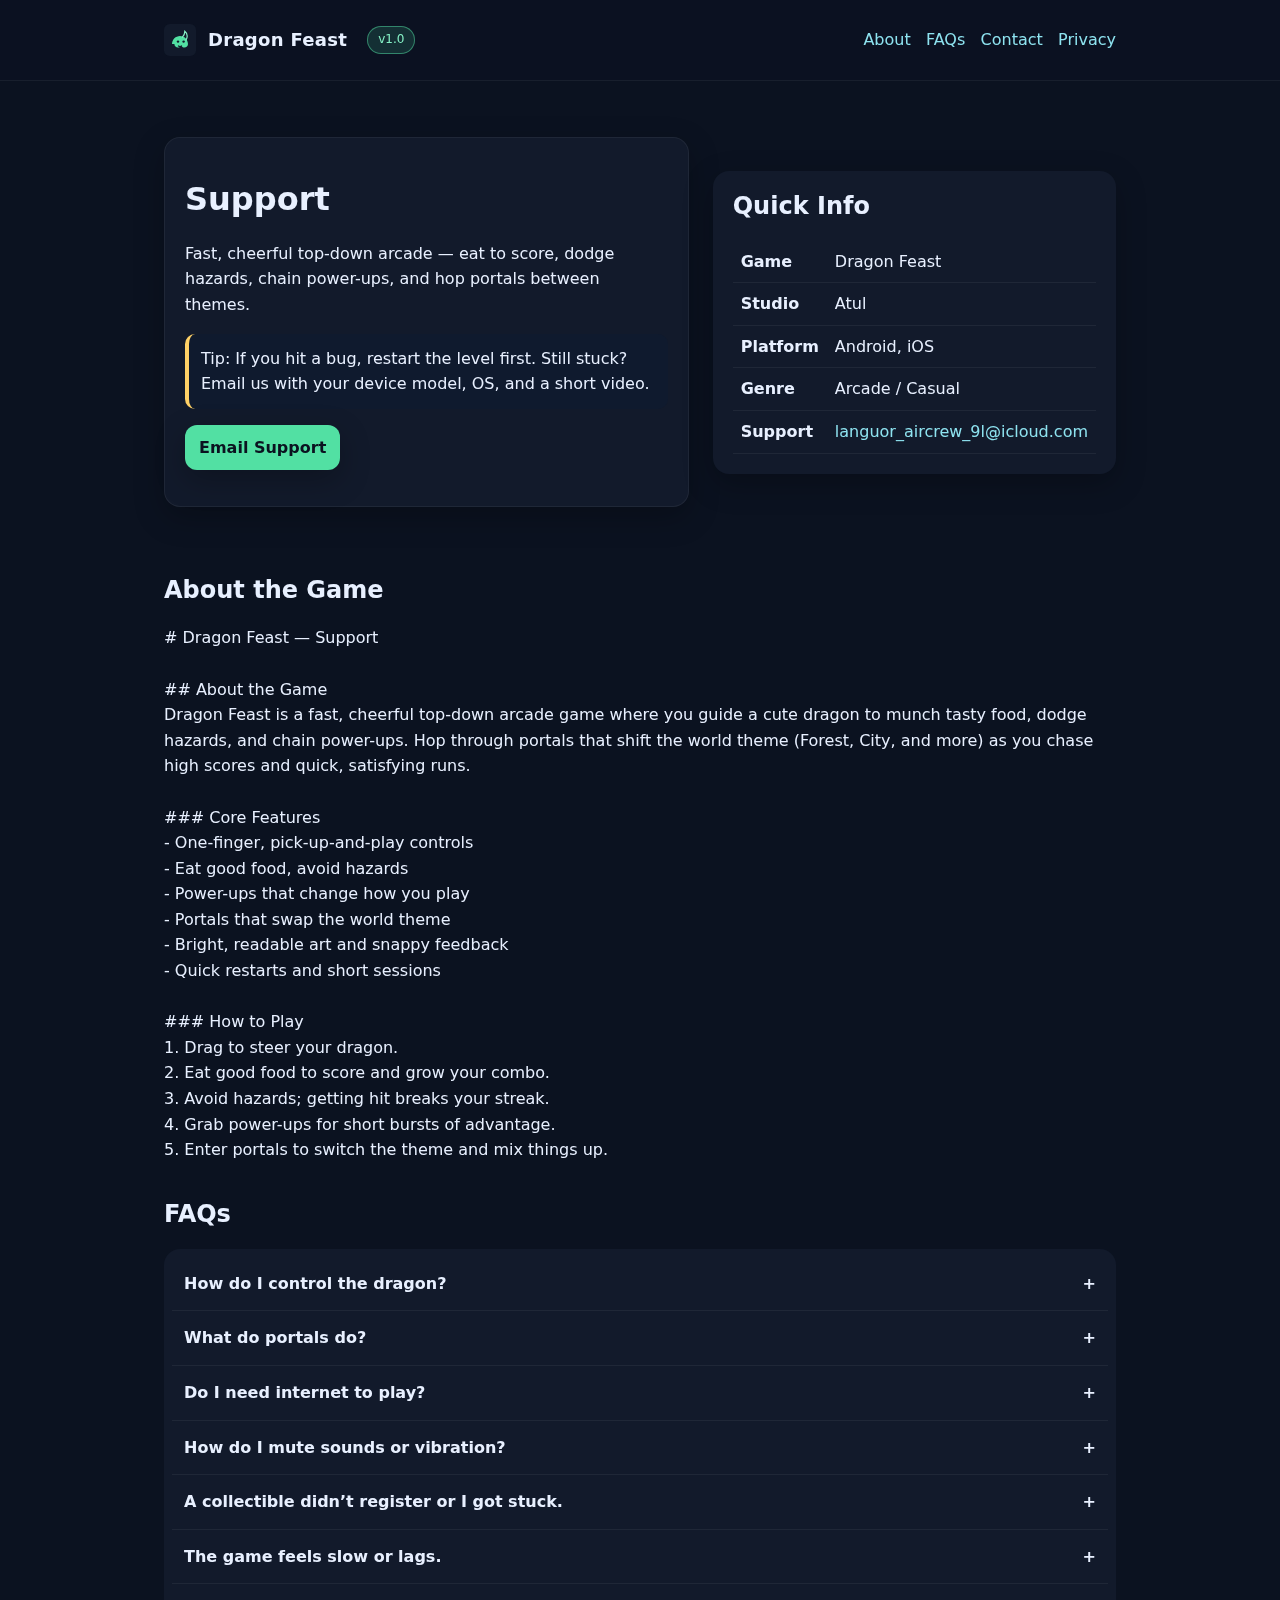
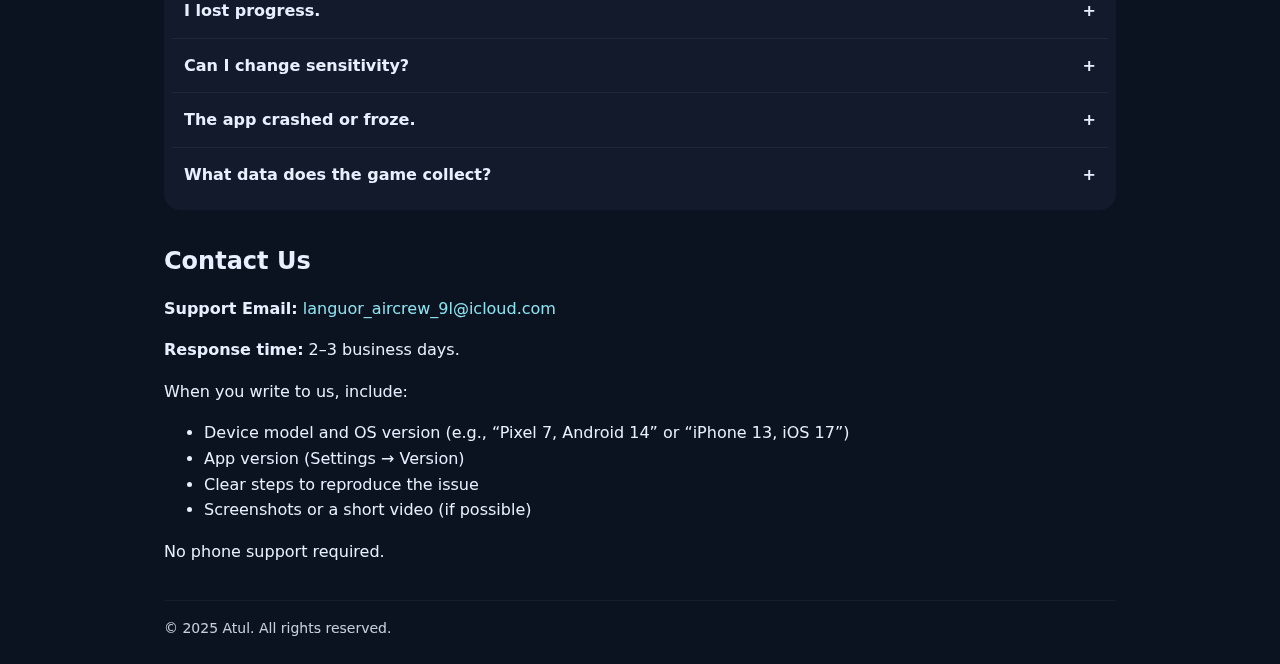
<file: index.html>
<!doctype html>
<html lang="en">
<head>
<meta charset="utf-8">
<meta name="viewport" content="width=device-width,initial-scale=1">
<title>Dragon Feast — Support</title>
<meta name="description" content="Fast, cheerful top-down arcade — eat to score, dodge hazards, chain power-ups, and hop portals between themes.">
<meta property="og:title" content="Dragon Feast — Support">
<meta property="og:description" content="Fast, cheerful top-down arcade — eat to score, dodge hazards, chain power-ups, and hop portals between themes.">
<meta property="og:type" content="website">
<meta property="og:url" content="https://example.com/dragon-feast-support">
<meta property="og:image" content="assets/logo.svg">
<link rel="icon" href="assets/logo.svg" type="image/svg+xml">
<link rel="preconnect" href="https://fonts.gstatic.com" crossorigin>
<link rel="stylesheet" href="styles.css">
<script type="application/ld+json">{"@context": "https://schema.org", "@type": "VideoGame", "name": "Dragon Feast", "url": "https://example.com/dragon-feast-support", "applicationCategory": "Game", "operatingSystem": ["Android", "iOS"], "description": "Fast, cheerful top-down arcade \u2014 eat to score, dodge hazards, chain power-ups, and hop portals between themes.", "author": {"@type": "Organization", "name": "Atul"}, "publisher": {"@type": "Organization", "name": "Atul"}, "genre": ["Arcade", "Casual"]}</script>
</head>
<body>
  <div class="nav">
    <div class="container nav-inner">
      <div class="brand">
        <img src="assets/logo.svg" alt="Dragon Feast logo" aria-hidden="true">
        <strong>Dragon Feast</strong><span class="badge">v1.0</span>
      </div>
      <nav>
        <a href="#about">About</a>&nbsp;&nbsp;
        <a href="#faqs">FAQs</a>&nbsp;&nbsp;
        <a href="#contact">Contact</a>&nbsp;&nbsp;
        <a href="privacy.html">Privacy</a>
      </nav>
    </div>
  </div>

  <main class="container">
    <section class="hero">
      <div class="card kv">
        <h1>Support</h1>
        <p>Fast, cheerful top-down arcade — eat to score, dodge hazards, chain power-ups, and hop portals between themes.</p>
        <p class="notice">Tip: If you hit a bug, restart the level first. Still stuck? Email us with your device model, OS, and a short video.</p>
        <p><a class="btn" href="mailto:languor_aircrew_9l@icloud.com?subject=Dragon%20Feast%20Support">Email Support</a></p>
      </div>
      <div class="card">
        <h2>Quick Info</h2>
        <table class="table">
          <tr><th>Game</th><td>Dragon Feast</td></tr>
          <tr><th>Studio</th><td>Atul</td></tr>
          <tr><th>Platform</th><td>Android, iOS</td></tr>
          <tr><th>Genre</th><td>Arcade / Casual</td></tr>
          <tr><th>Support</th><td><a href="mailto:languor_aircrew_9l@icloud.com">languor_aircrew_9l@icloud.com</a></td></tr>
        </table>
      </div>
    </section>

    <section id="about" class="section">
      <h2>About the Game</h2>
      <div class="card">
        <div class="content">
          # Dragon Feast — Support<br><br>## About the Game<br>Dragon Feast is a fast, cheerful top-down arcade game where you guide a cute dragon to munch tasty food, dodge hazards, and chain power-ups. Hop through portals that shift the world theme (Forest, City, and more) as you chase high scores and quick, satisfying runs.<br><br>### Core Features<br>- One-finger, pick-up-and-play controls<br>- Eat good food, avoid hazards<br>- Power-ups that change how you play<br>- Portals that swap the world theme<br>- Bright, readable art and snappy feedback<br>- Quick restarts and short sessions<br><br>### How to Play<br>1. Drag to steer your dragon.<br>2. Eat good food to score and grow your combo.<br>3. Avoid hazards; getting hit breaks your streak.<br>4. Grab power-ups for short bursts of advantage.<br>5. Enter portals to switch the theme and mix things up.
        </div>
      </div>
    </section>

    <section id="faqs" class="section">
      <h2>FAQs</h2>
      <div class="faq">
        <div class="faq-item"><div class="faq-q">How do I control the dragon?<span>+</span></div><div class="faq-a"><p>Drag your finger on the screen to steer. Lift your finger to stop moving.</p></div></div><div class="faq-item"><div class="faq-q">What do portals do?<span>+</span></div><div class="faq-a"><p>Portals instantly switch the scene’s theme (e.g., Forest ↔ City) and may tweak enemy patterns and visuals.</p></div></div><div class="faq-item"><div class="faq-q">Do I need internet to play?<span>+</span></div><div class="faq-a"><p>No. Dragon Feast can be enjoyed offline. Some services (updates, cloud saves, or ads if enabled) require internet.</p></div></div><div class="faq-item"><div class="faq-q">How do I mute sounds or vibration?<span>+</span></div><div class="faq-a"><p>Open the pause/menu screen and toggle Music, SFX, and Vibration individually.</p></div></div><div class="faq-item"><div class="faq-q">A collectible didn’t register or I got stuck.<span>+</span></div><div class="faq-a"><p>Pause → Restart Level usually fixes it. If it keeps happening, email us with device model, OS, and a short video.</p></div></div><div class="faq-item"><div class="faq-q">The game feels slow or lags.<span>+</span></div><div class="faq-a"><p>Close background apps, ensure battery-saver is off, and try restarting your device. If it persists, message us with device details.</p></div></div><div class="faq-item"><div class="faq-q">I lost progress.<span>+</span></div><div class="faq-a"><p>With cloud saves, ensure you’re logged into the same account and online. Otherwise, local progress can’t be restored after uninstalling.</p></div></div><div class="faq-item"><div class="faq-q">Can I change sensitivity?<span>+</span></div><div class="faq-a"><p>We keep controls simple by design. Sensitivity options are planned—watch release notes for updates.</p></div></div><div class="faq-item"><div class="faq-q">The app crashed or froze.<span>+</span></div><div class="faq-a"><p>Restart the app and device. If it repeats, contact us with device model, OS version, and what you were doing just before the crash.</p></div></div><div class="faq-item"><div class="faq-q">What data does the game collect?<span>+</span></div><div class="faq-a"><p>We don’t collect personal information in-app. Anonymous analytics may be used to improve stability and balance—see Privacy Policy.</p></div></div>
      </div>
    </section>

    <section id="contact" class="section">
      <h2>Contact Us</h2>
      <div class="card">
        <p><strong>Support Email:</strong> <a href="mailto:languor_aircrew_9l@icloud.com?subject=Dragon%20Feast%20Support">languor_aircrew_9l@icloud.com</a></p>
<p><strong>Response time:</strong> 2–3 business days.</p>
<p>When you write to us, include:</p>
<ul>
  <li>Device model and OS version (e.g., “Pixel 7, Android 14” or “iPhone 13, iOS 17”)</li>
  <li>App version (Settings → Version)</li>
  <li>Clear steps to reproduce the issue</li>
  <li>Screenshots or a short video (if possible)</li>
</ul>
      </div>
      <p class="muted">No phone support required.</p>
    </section>

    <footer class="footer">
      <div>© 2025 Atul. All rights reserved.</div>
    </footer>
  </main>
<script src="script.js"></script>
</body>
</html>
</file>
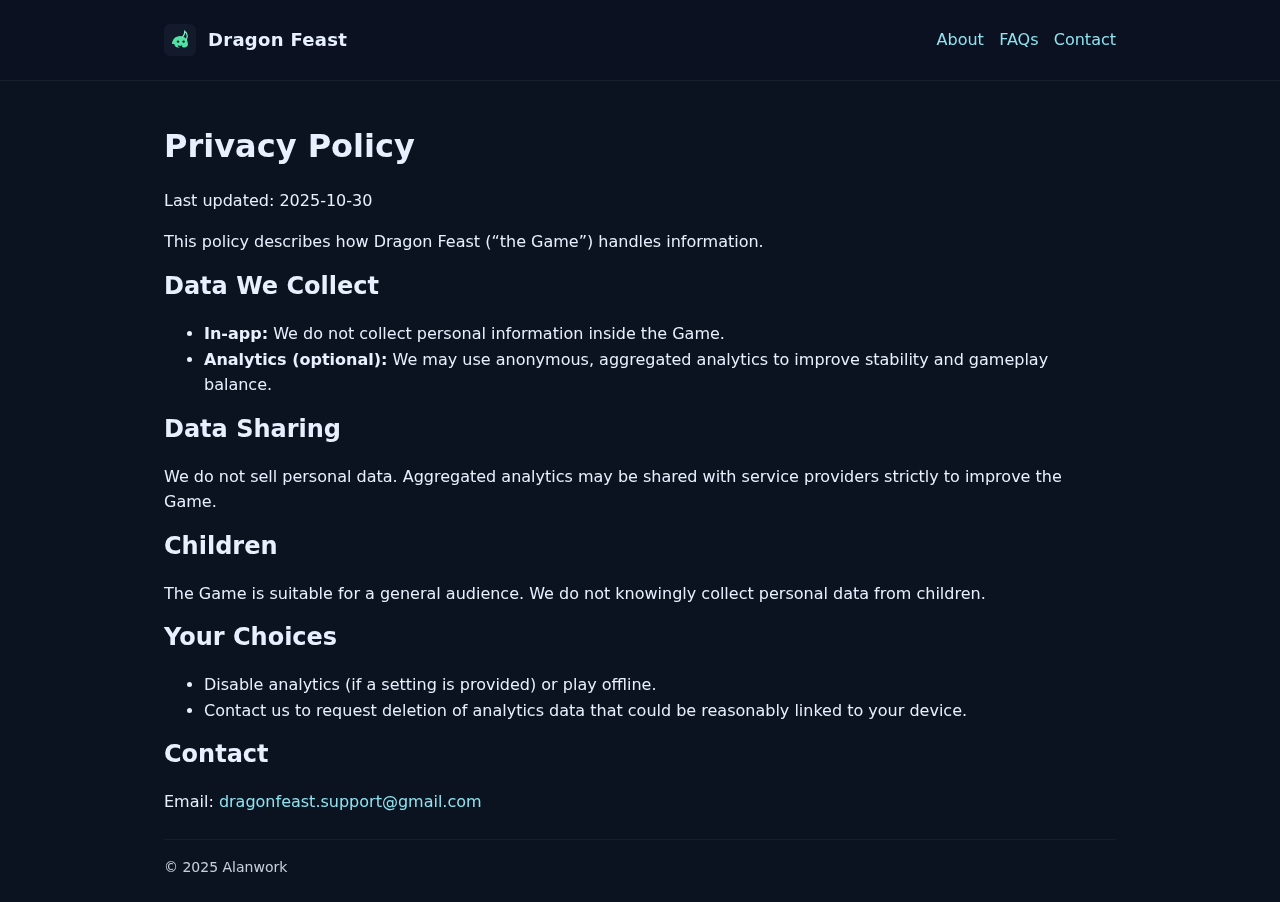
<file: privacy.html>
<!doctype html>
<html lang="en">
<head>
<meta charset="utf-8">
<meta name="viewport" content="width=device-width,initial-scale=1">
<title>Privacy Policy — Dragon Feast</title>
<meta name="description" content="Privacy Policy for Dragon Feast">
<link rel="icon" href="assets/logo.svg" type="image/svg+xml">
<link rel="stylesheet" href="styles.css">
</head>
<body>
  <div class="nav">
    <div class="container nav-inner">
      <div class="brand">
        <img src="assets/logo.svg" alt="Dragon Feast logo">
        <strong>Dragon Feast</strong>
      </div>
      <nav>
        <a href="index.html#about">About</a>&nbsp;&nbsp;
        <a href="index.html#faqs">FAQs</a>&nbsp;&nbsp;
        <a href="index.html#contact">Contact</a>
      </nav>
    </div>
  </div>
  <main class="container">
    <div class="card">
      <h1>Privacy Policy</h1>
<p>Last updated: 2025-10-30</p>
<p>This policy describes how Dragon Feast (“the Game”) handles information.</p>
<h2>Data We Collect</h2>
<ul>
  <li><strong>In-app:</strong> We do not collect personal information inside the Game.</li>
  <li><strong>Analytics (optional):</strong> We may use anonymous, aggregated analytics to improve stability and gameplay balance.</li>
</ul>
<h2>Data Sharing</h2>
<p>We do not sell personal data. Aggregated analytics may be shared with service providers strictly to improve the Game.</p>
<h2>Children</h2>
<p>The Game is suitable for a general audience. We do not knowingly collect personal data from children.</p>
<h2>Your Choices</h2>
<ul>
  <li>Disable analytics (if a setting is provided) or play offline.</li>
  <li>Contact us to request deletion of analytics data that could be reasonably linked to your device.</li>
</ul>
<h2>Contact</h2>
<p>Email: <a href="mailto:dragonfeast.support@gmail.com">dragonfeast.support@gmail.com</a></p>
    </div>
    <div class="footer">© 2025 Alanwork</div>
  </main>
</body>
</html>
</file>
<file: styles.css>
:root{
  --bg:#0b1220;
  --panel:#121a2b;
  --primary:#52e0a3;
  --primary-2:#85f1c6;
  --accent:#ffd166;
  --text:#e8f0ff;
  --muted:#9fb0ce;
  --link:#8ee3f0;
  --danger:#ff7a7a;
  --ok:#8cffb6;
  --shadow:0 10px 30px rgba(0,0,0,.25);
}
*{box-sizing:border-box}
html,body{margin:0;padding:0;background:var(--bg);color:var(--text);font-family:Inter,ui-sans-serif,system-ui,Segoe UI,Roboto,Apple Color Emoji,Segoe UI Emoji,Noto Color Emoji,sans-serif;line-height:1.6}
a{color:var(--link);text-decoration:none}
a:hover{text-decoration:underline}
.container{max-width:1000px;margin:0 auto;padding:24px}
.nav{position:sticky;top:0;background:rgba(11,18,32,.8);backdrop-filter:saturate(120%) blur(8px);border-bottom:1px solid rgba(255,255,255,.06);z-index:10}
.nav-inner{display:flex;align-items:center;gap:16px;justify-content:space-between}
.brand{display:flex;align-items:center;gap:12px}
.brand img{width:32px;height:32px}
.brand strong{font-size:18px;letter-spacing:.3px}
.btn{display:inline-block;background:var(--primary);color:#0b1220;font-weight:600;padding:10px 14px;border-radius:12px;box-shadow:var(--shadow);border:0}
.btn:hover{transform:translateY(-1px)}
.hero{display:grid;grid-template-columns:1.2fr .8fr;gap:24px;align-items:center;padding:32px 0}
.hero .card{background:var(--panel);padding:20px;border-radius:16px;box-shadow:var(--shadow)}
.card h2{margin-top:0}
.badge{display:inline-block;background:rgba(82,224,163,.15);border:1px solid rgba(82,224,163,.5);color:var(--primary-2);padding:3px 10px;border-radius:999px;font-size:12px;margin-left:8px}
.grid{display:grid;gap:16px}
.grid.cols-2{grid-template-columns:repeat(2,1fr)}
.grid.cols-3{grid-template-columns:repeat(3,1fr)}
@media (max-width:900px){
  .hero{grid-template-columns:1fr}
  .grid.cols-2,.grid.cols-3{grid-template-columns:1fr}
}
h1,h2,h3{line-height:1.25}
.section{margin:36px 0}
.kv{background:linear-gradient(135deg, rgba(82,224,163,.15), rgba(255,209,102,.12));border:1px solid rgba(255,255,255,.06);border-radius:16px;padding:20px}
.code{font-family:ui-monospace, SFMono-Regular, Menlo, Monaco, Consolas, "Liberation Mono", monospace;background:#0f1830;border:1px solid rgba(255,255,255,.06);border-radius:12px;padding:10px;overflow:auto}
.faq{background:var(--panel);border-radius:16px;padding:8px}
.faq-item{border-top:1px solid rgba(255,255,255,.06)}
.faq-item:first-child{border-top:0}
.faq-q{cursor:pointer;padding:14px 12px;font-weight:600;display:flex;justify-content:space-between;align-items:center}
.faq-a{max-height:0;overflow:hidden;transition:max-height .25s ease;padding:0 12px}
.faq-a.open{padding:0 12px 12px 12px}
.footer{opacity:.85;border-top:1px solid rgba(255,255,255,.06);padding-top:16px;margin-top:24px;font-size:14px}
.table{width:100%;border-collapse:collapse}
.table th,.table td{padding:8px;border-bottom:1px solid rgba(255,255,255,.06);text-align:left}
.notice{background:#0f1a2e;border-left:4px solid var(--accent);padding:12px;border-radius:10px}
hr{border:none;border-top:1px solid rgba(255,255,255,.1);margin:22px 0}
</file>
